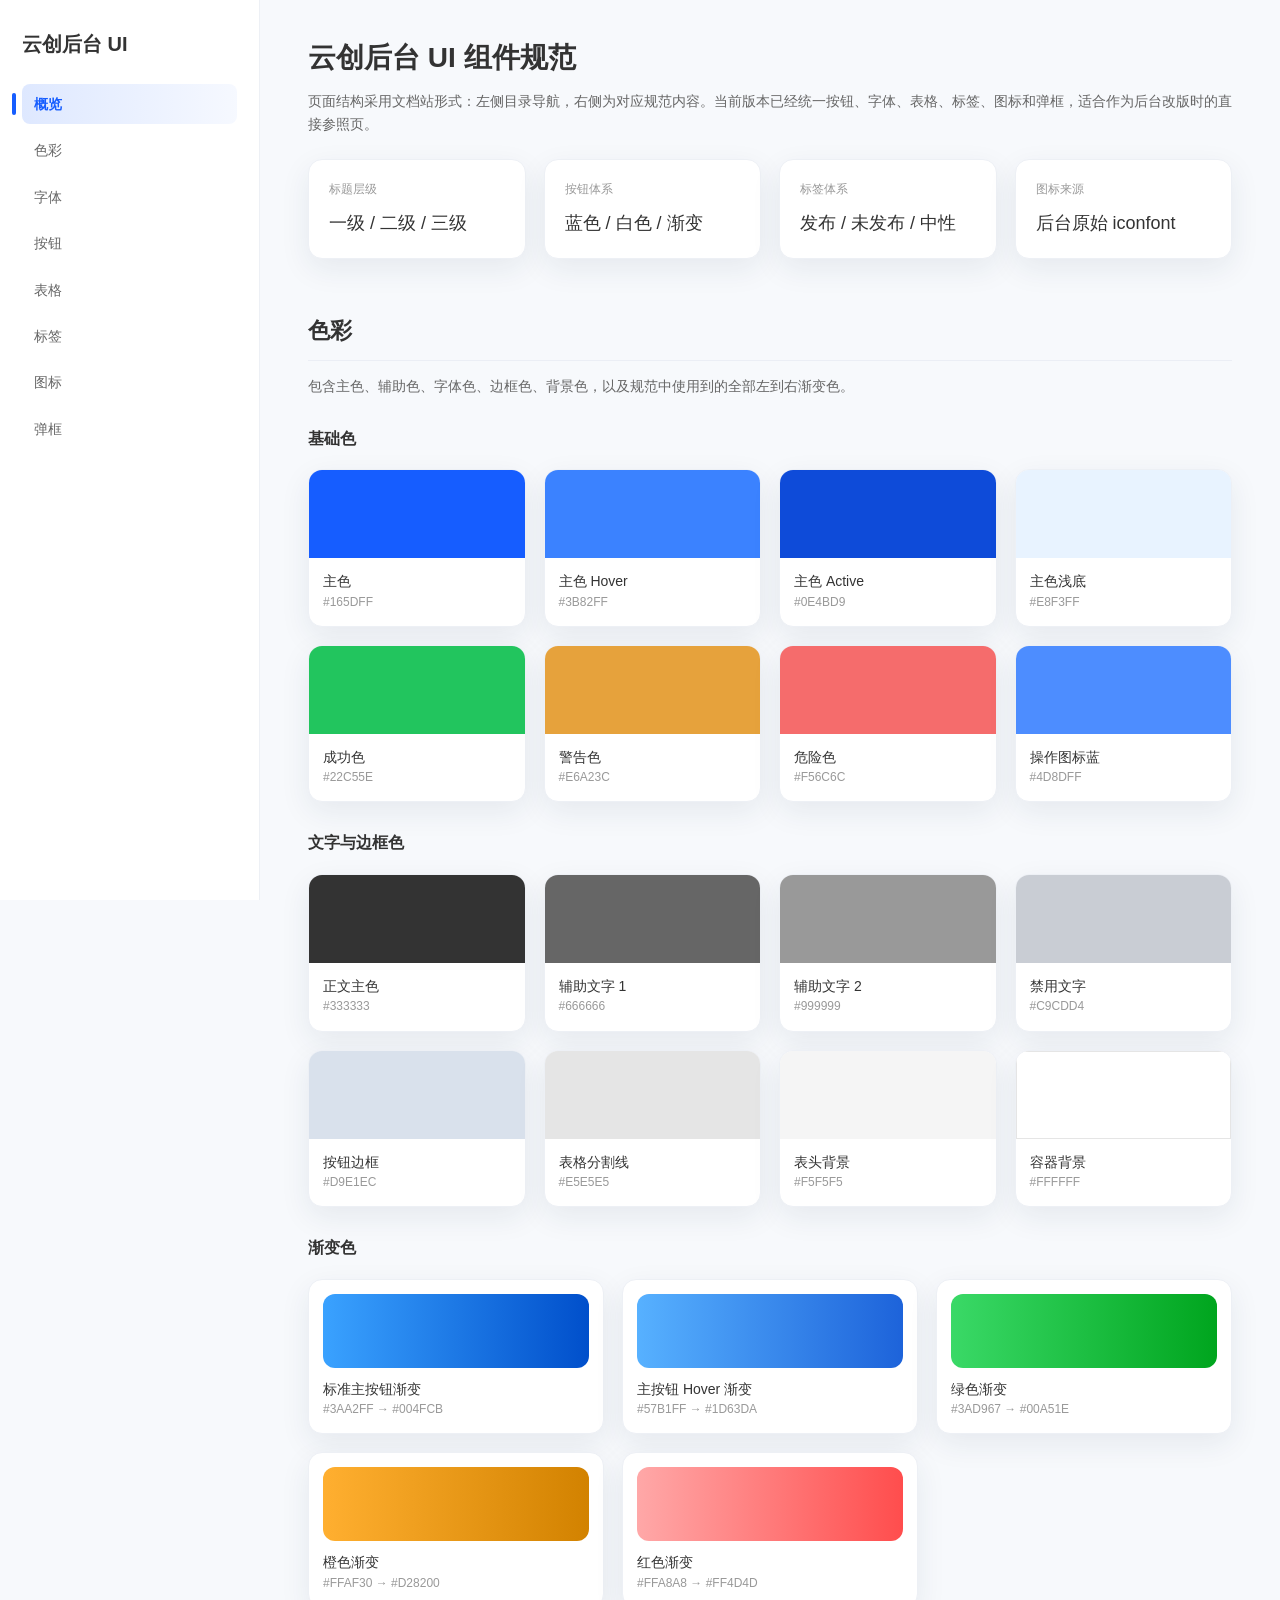
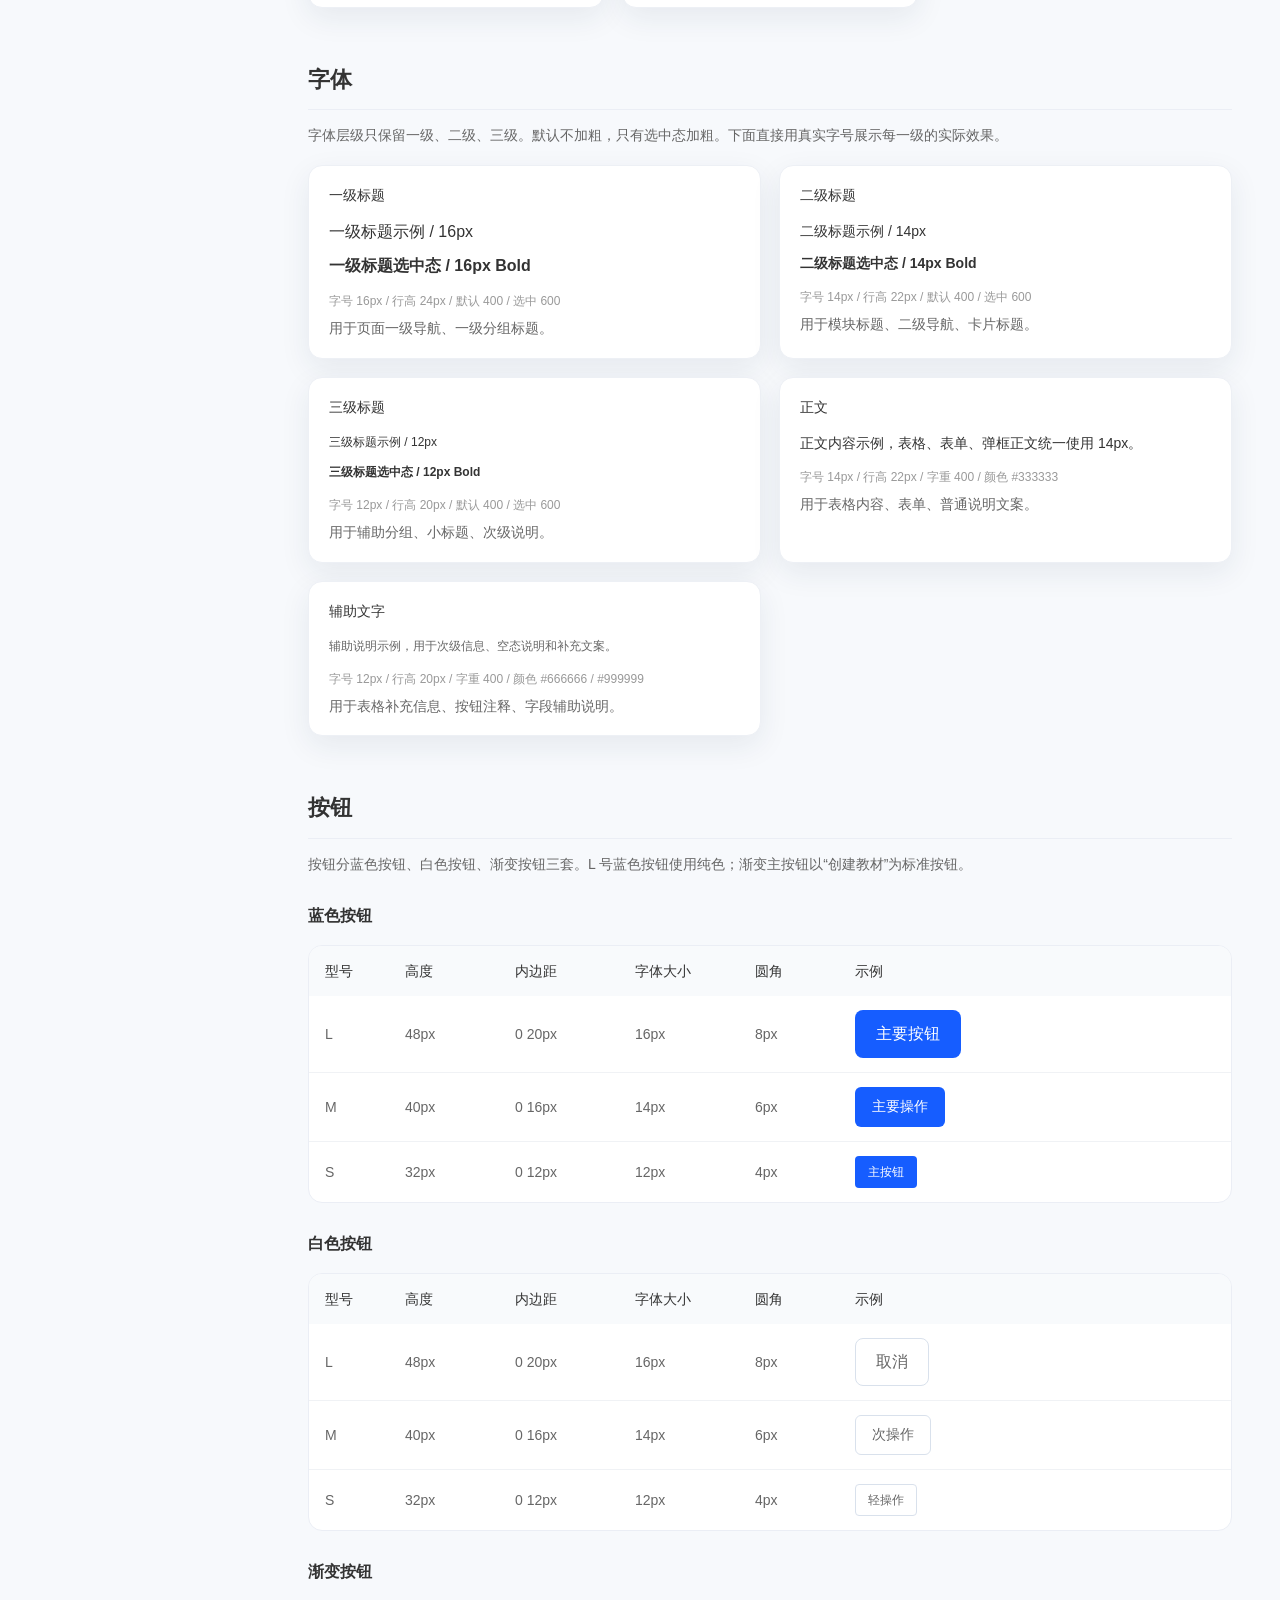
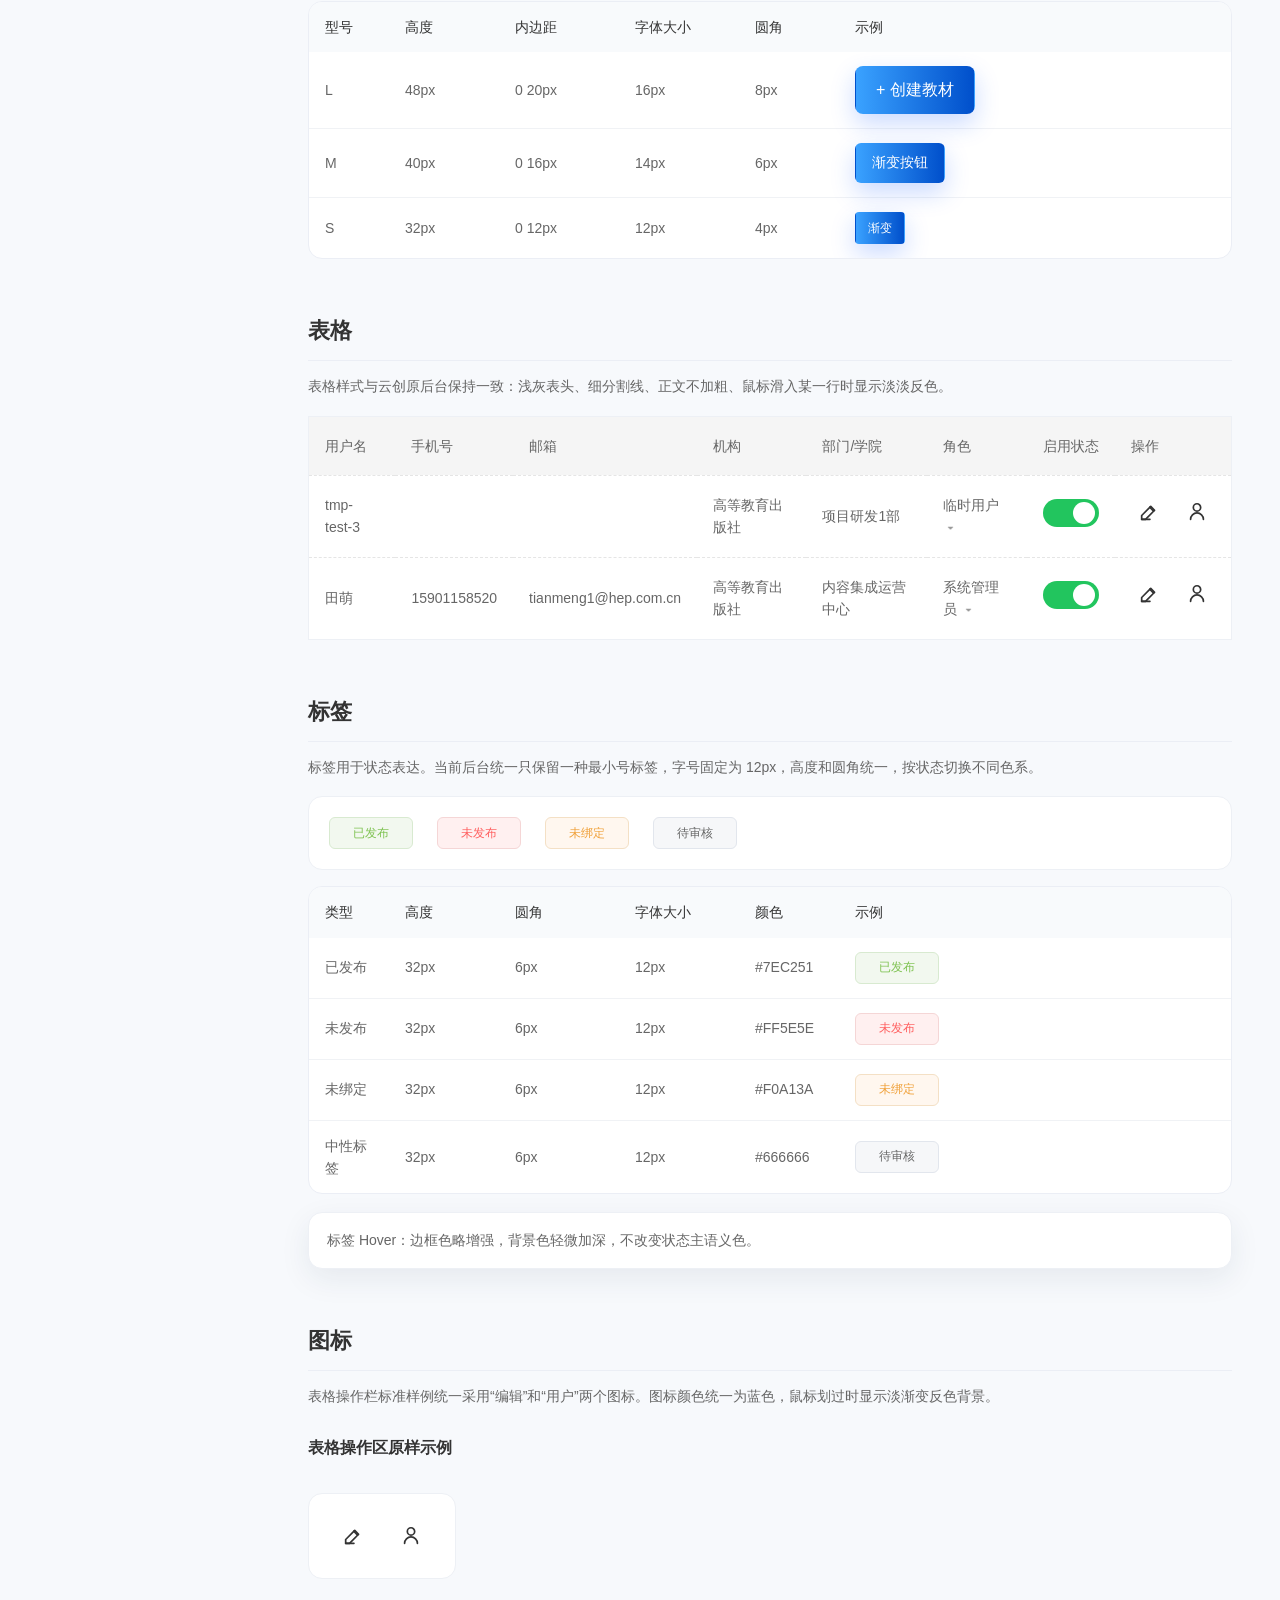
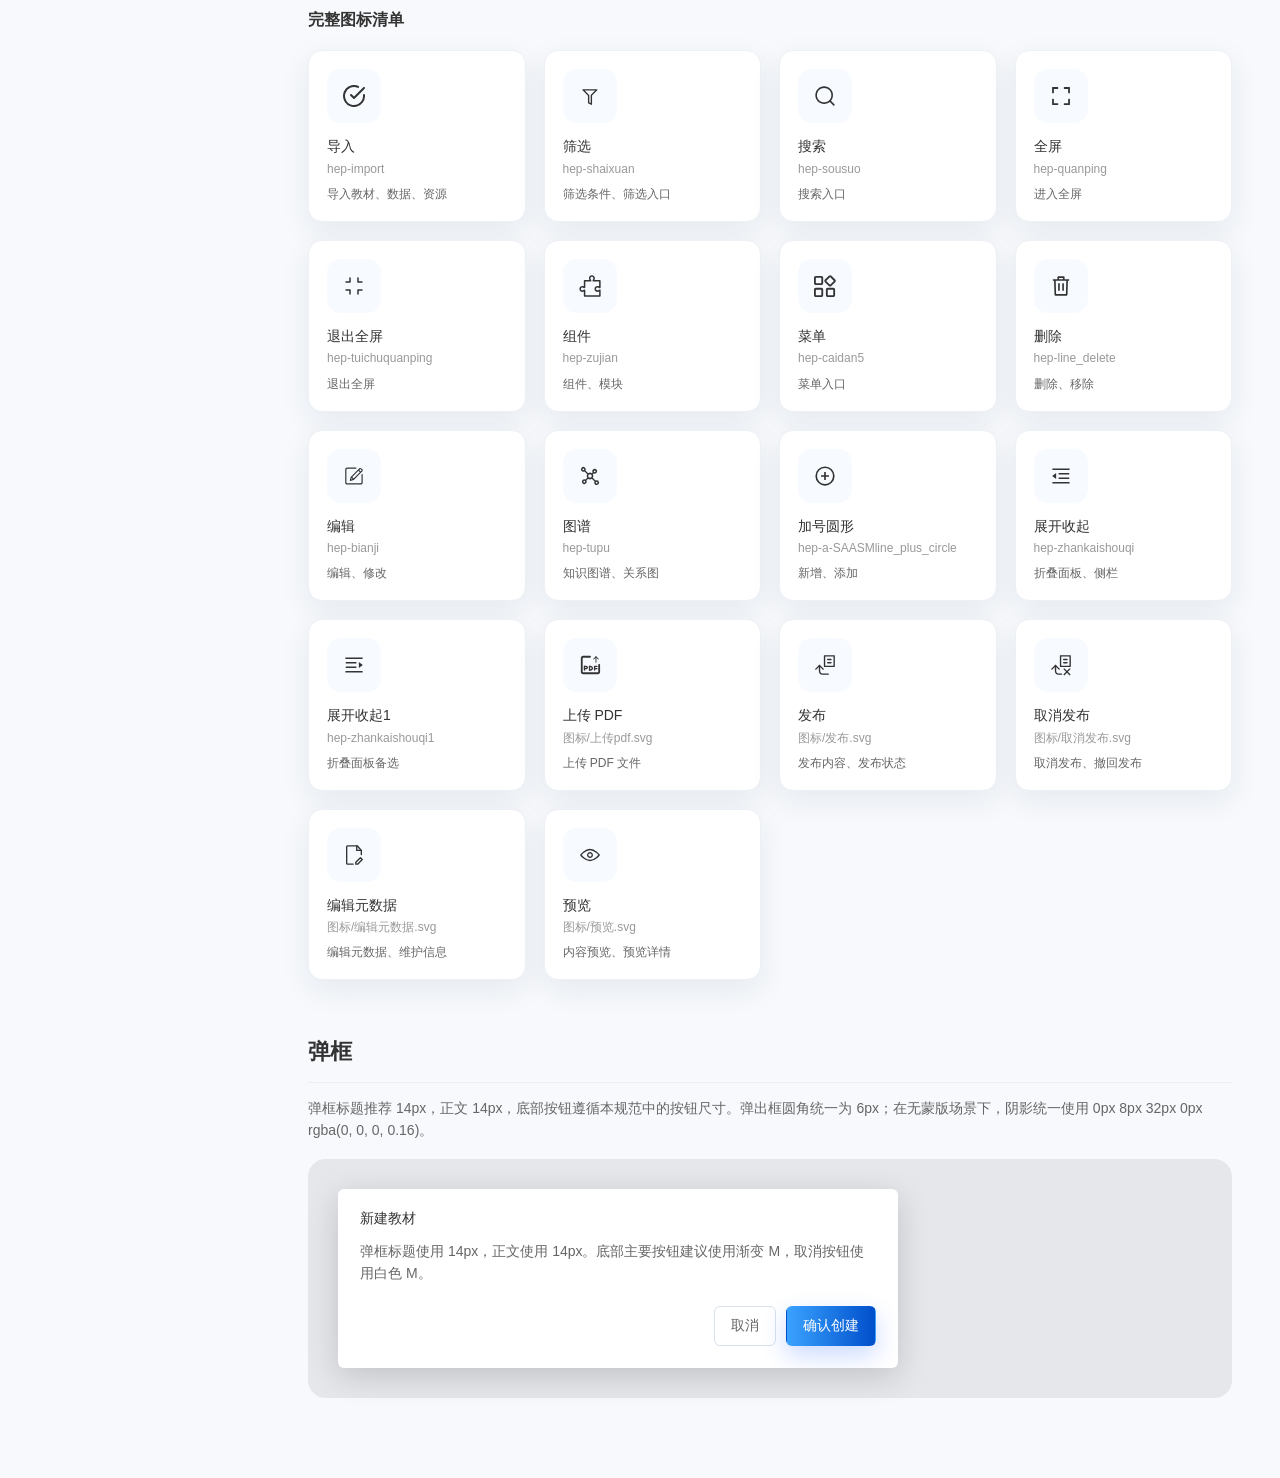
<file: index.html>
<!doctype html>
<html lang="zh-CN">
<head>
  <meta charset="utf-8">
  <meta http-equiv="refresh" content="0; url=./yunchuang-ui-spec-docs.html">
  <meta name="viewport" content="width=device-width, initial-scale=1">
  <title>云创后台 UI 规范</title>
</head>
<body>
  <p><a href="./yunchuang-ui-spec-docs.html">跳转到云创后台 UI 规范</a></p>
</body>
</html>
</file>
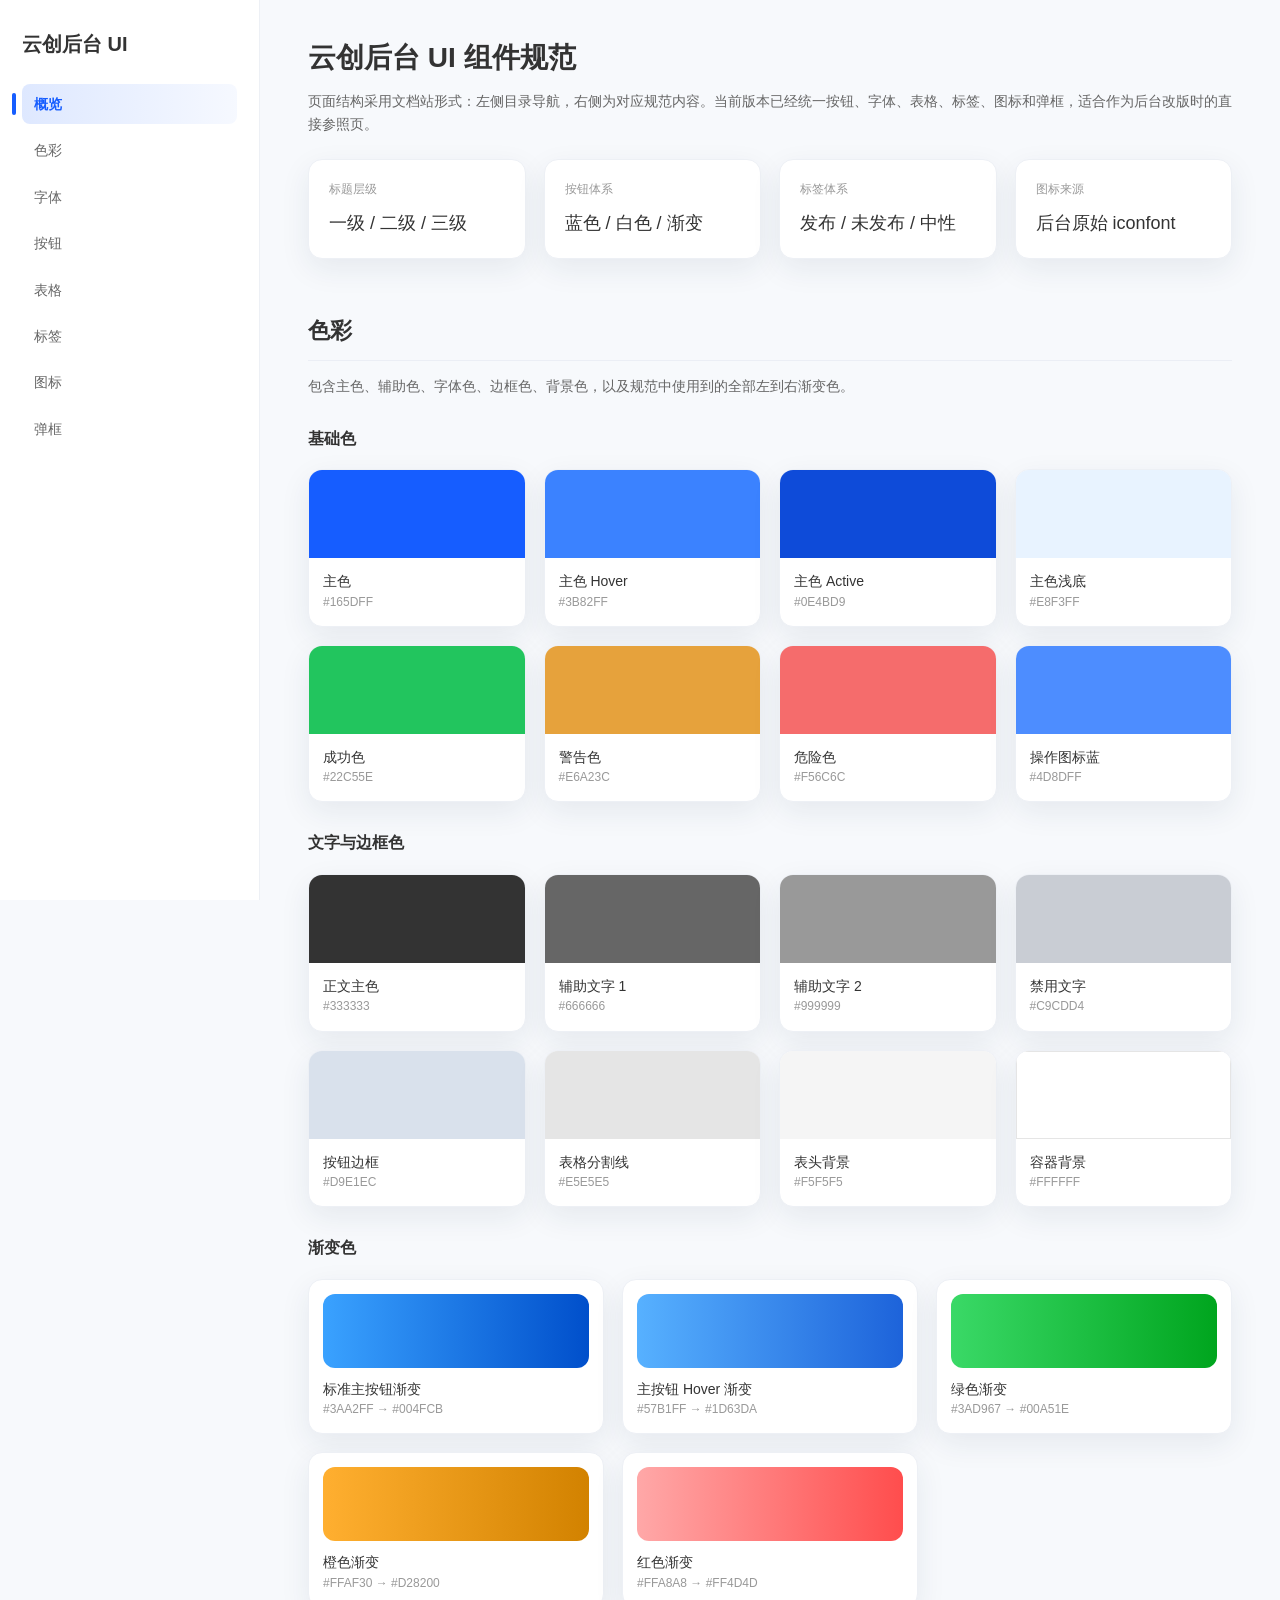
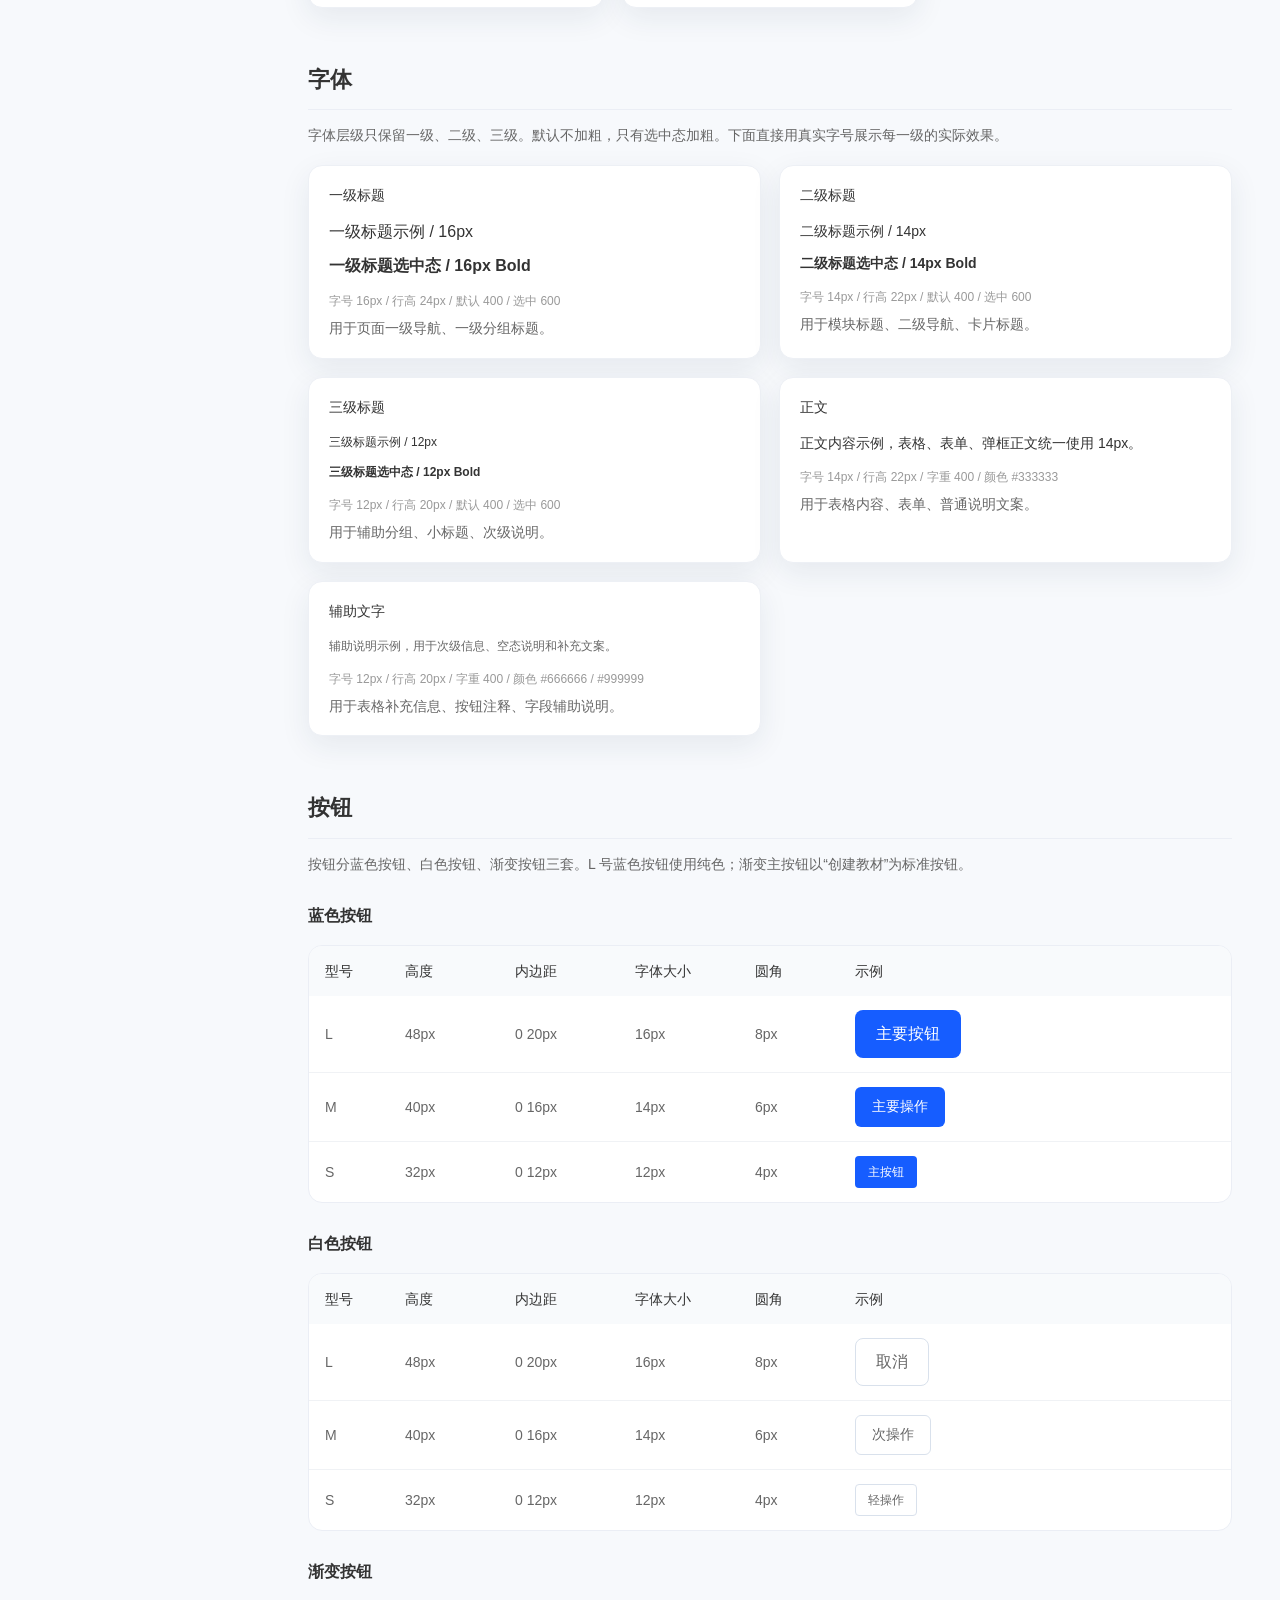
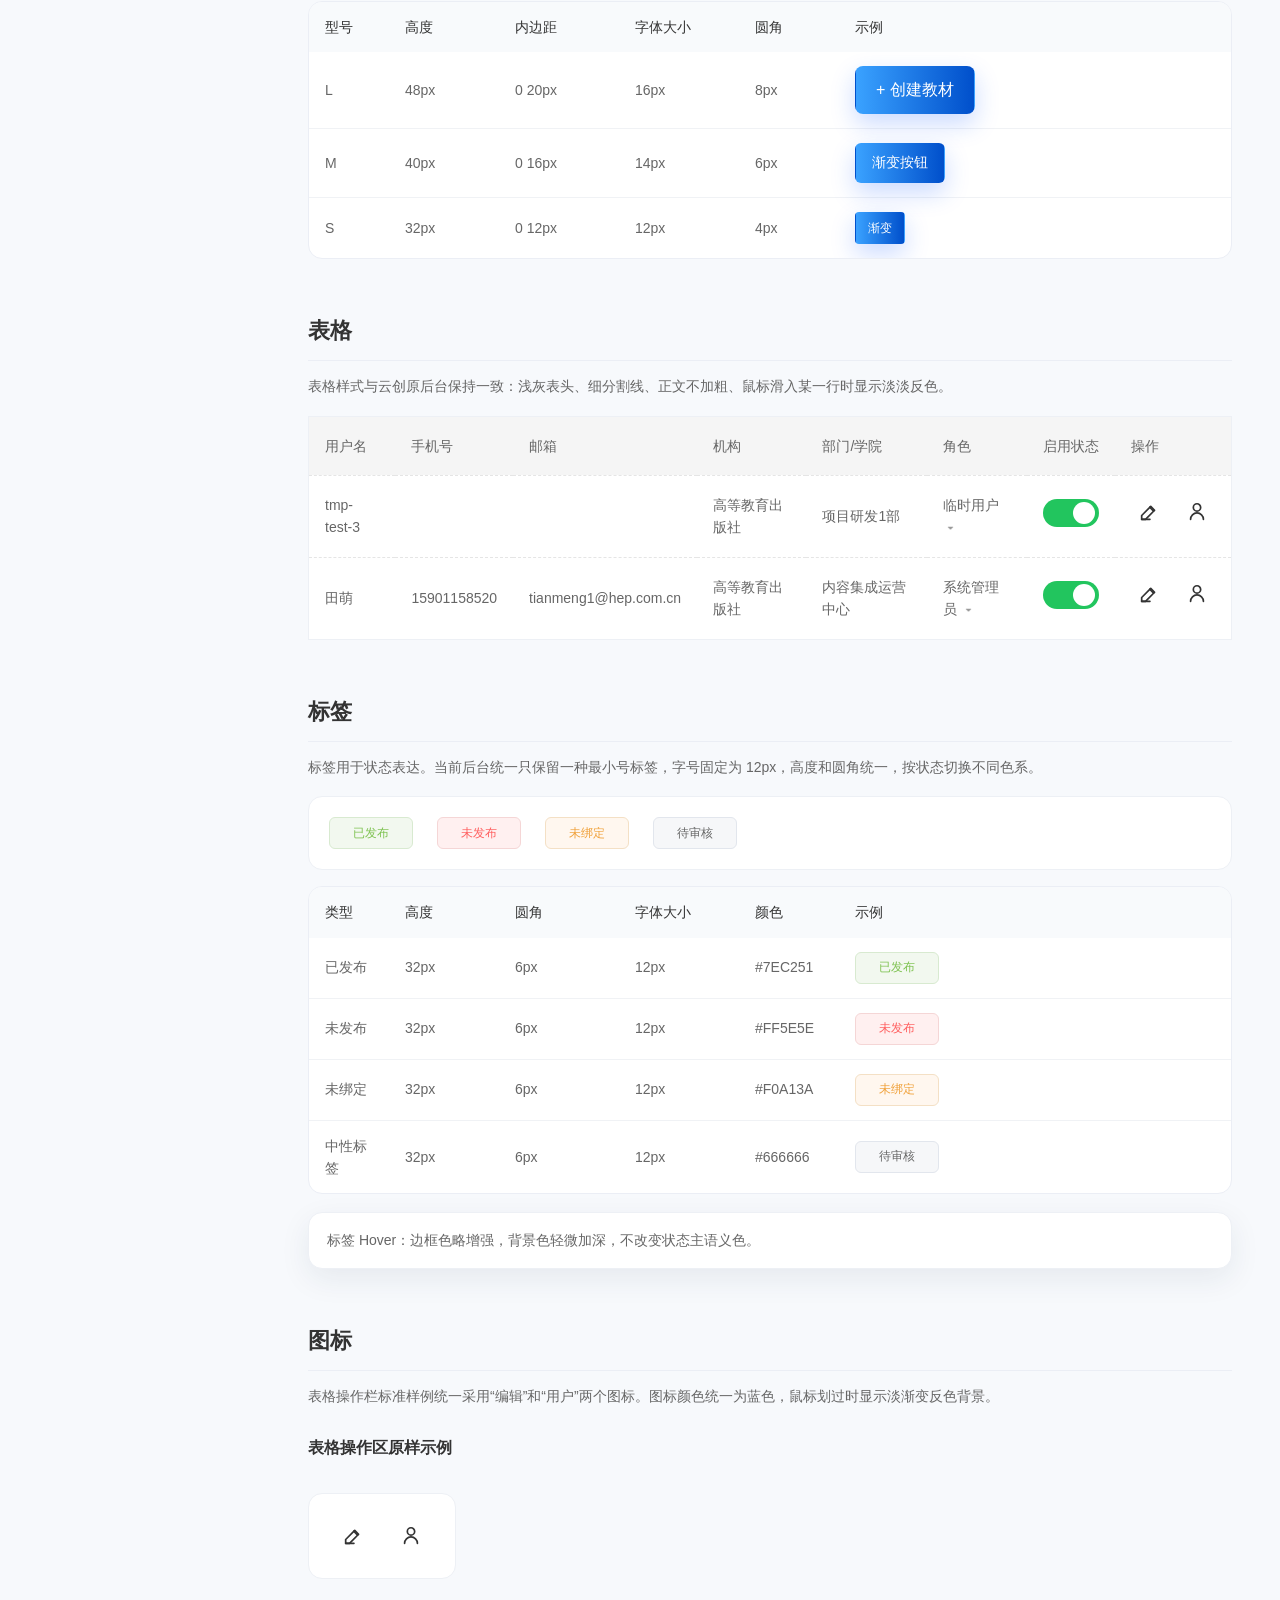
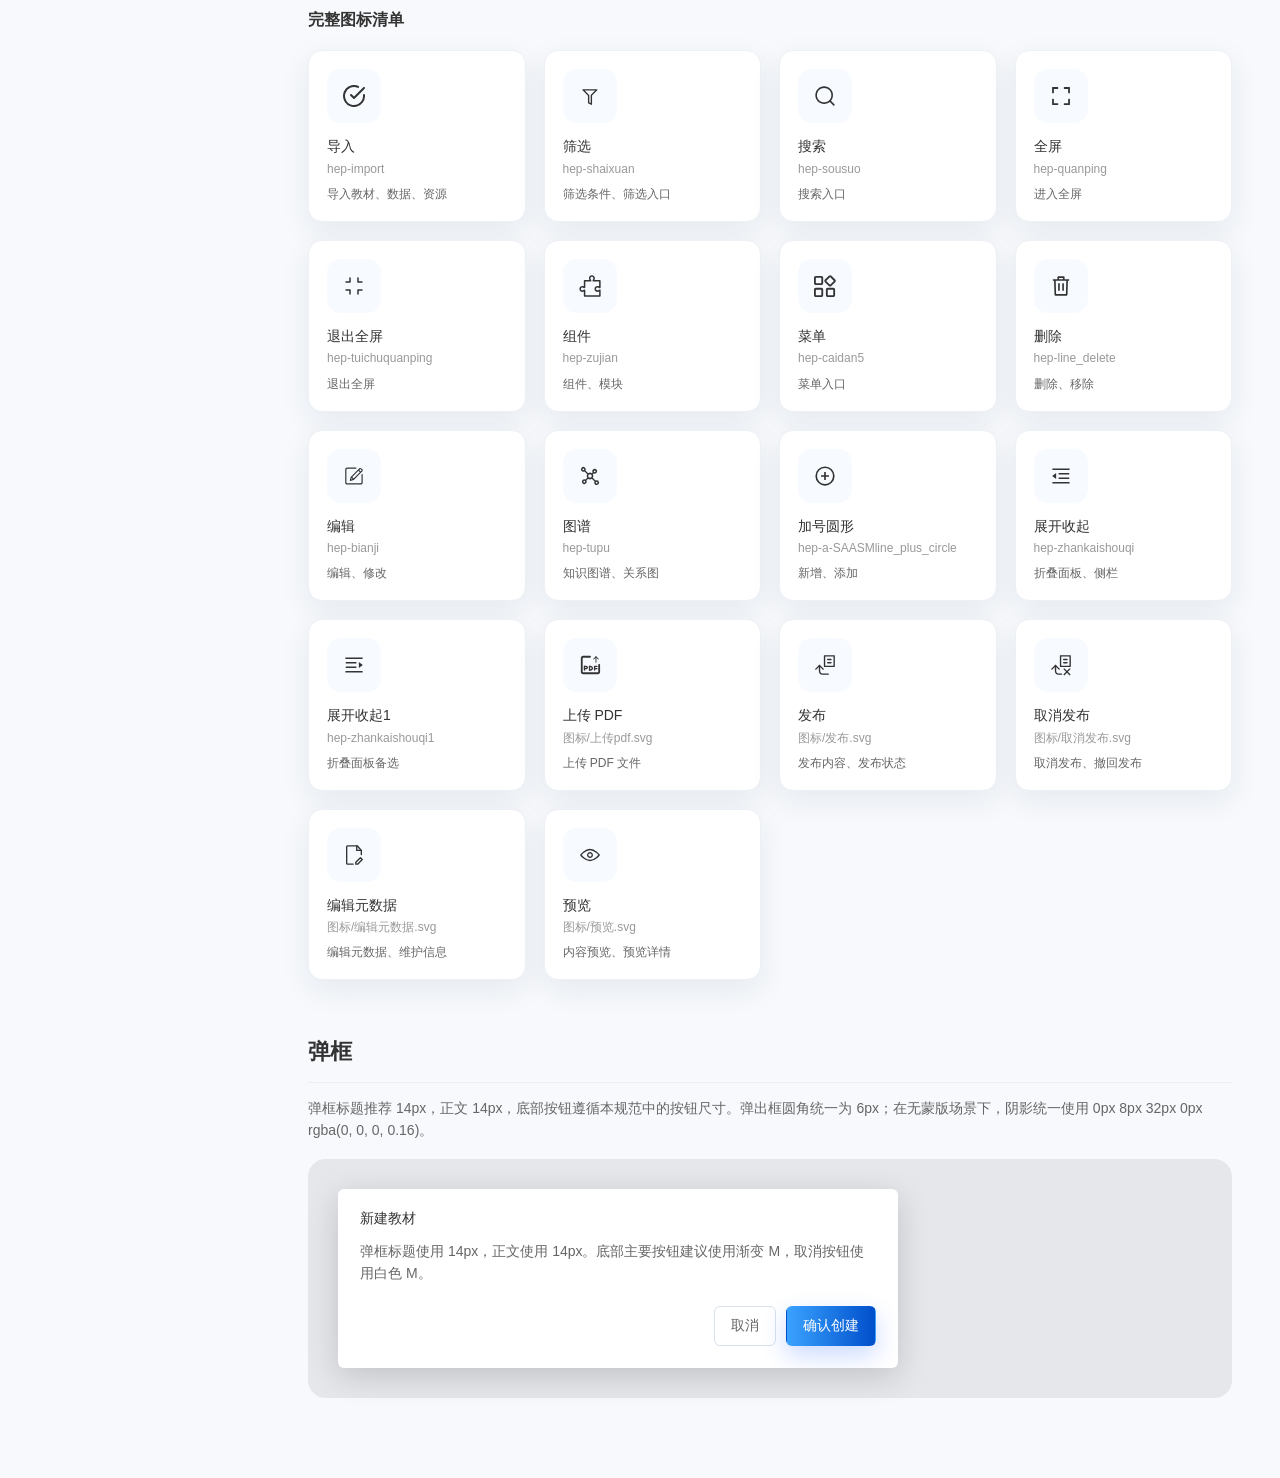
<file: yunchuang-ui-spec-docs.html>
<!DOCTYPE html>
<html lang="zh-CN">
<head>
  <meta charset="UTF-8">
  <meta name="viewport" content="width=device-width, initial-scale=1.0">
  <title>云创后台 UI 组件规范</title>
  <link rel="stylesheet" href="./yunchuang-ui-spec-docs.css">
</head>
<body>
  <div class="layout">
    <aside class="sidebar">
      <div class="brand">云创后台 UI</div>
      <nav class="nav" aria-label="章节目录">
        <a class="nav-link is-active" href="#overview">概览</a>
        <a class="nav-link" href="#color">色彩</a>
        <a class="nav-link" href="#type">字体</a>
        <a class="nav-link" href="#button">按钮</a>
        <a class="nav-link" href="#table">表格</a>
        <a class="nav-link" href="#tag">标签</a>
        <a class="nav-link" href="#icon">图标</a>
        <a class="nav-link" href="#dialog">弹框</a>
      </nav>
    </aside>

    <main class="content">
      <section id="overview" class="doc-section">
        <h1>云创后台 UI 组件规范</h1>
        <p class="lead">
          页面结构采用文档站形式：左侧目录导航，右侧为对应规范内容。当前版本已经统一按钮、字体、表格、标签、图标和弹框，适合作为后台改版时的直接参照页。
        </p>
        <div class="meta-grid">
          <div class="meta-card">
            <div class="meta-label">标题层级</div>
            <div class="meta-value">一级 / 二级 / 三级</div>
          </div>
          <div class="meta-card">
            <div class="meta-label">按钮体系</div>
            <div class="meta-value">蓝色 / 白色 / 渐变</div>
          </div>
          <div class="meta-card">
            <div class="meta-label">标签体系</div>
            <div class="meta-value">发布 / 未发布 / 中性</div>
          </div>
          <div class="meta-card">
            <div class="meta-label">图标来源</div>
            <div class="meta-value">后台原始 iconfont</div>
          </div>
        </div>
      </section>

      <section id="color" class="doc-section">
        <h2>色彩</h2>
        <p class="section-desc">包含主色、辅助色、字体色、边框色、背景色，以及规范中使用到的全部左到右渐变色。</p>

        <h3>基础色</h3>
        <div class="swatch-grid">
          <div class="swatch-card">
            <div class="swatch" style="background:#165DFF;"></div>
            <div class="swatch-name">主色</div>
            <div class="swatch-code">#165DFF</div>
          </div>
          <div class="swatch-card">
            <div class="swatch" style="background:#3B82FF;"></div>
            <div class="swatch-name">主色 Hover</div>
            <div class="swatch-code">#3B82FF</div>
          </div>
          <div class="swatch-card">
            <div class="swatch" style="background:#0E4BD9;"></div>
            <div class="swatch-name">主色 Active</div>
            <div class="swatch-code">#0E4BD9</div>
          </div>
          <div class="swatch-card">
            <div class="swatch" style="background:#E8F3FF;"></div>
            <div class="swatch-name">主色浅底</div>
            <div class="swatch-code">#E8F3FF</div>
          </div>
          <div class="swatch-card">
            <div class="swatch" style="background:#22C55E;"></div>
            <div class="swatch-name">成功色</div>
            <div class="swatch-code">#22C55E</div>
          </div>
          <div class="swatch-card">
            <div class="swatch" style="background:#E6A23C;"></div>
            <div class="swatch-name">警告色</div>
            <div class="swatch-code">#E6A23C</div>
          </div>
          <div class="swatch-card">
            <div class="swatch" style="background:#F56C6C;"></div>
            <div class="swatch-name">危险色</div>
            <div class="swatch-code">#F56C6C</div>
          </div>
          <div class="swatch-card">
            <div class="swatch" style="background:#4D8DFF;"></div>
            <div class="swatch-name">操作图标蓝</div>
            <div class="swatch-code">#4D8DFF</div>
          </div>
        </div>

        <h3>文字与边框色</h3>
        <div class="swatch-grid compact">
          <div class="swatch-card">
            <div class="swatch" style="background:#333333;"></div>
            <div class="swatch-name">正文主色</div>
            <div class="swatch-code">#333333</div>
          </div>
          <div class="swatch-card">
            <div class="swatch" style="background:#666666;"></div>
            <div class="swatch-name">辅助文字 1</div>
            <div class="swatch-code">#666666</div>
          </div>
          <div class="swatch-card">
            <div class="swatch" style="background:#999999;"></div>
            <div class="swatch-name">辅助文字 2</div>
            <div class="swatch-code">#999999</div>
          </div>
          <div class="swatch-card">
            <div class="swatch" style="background:#C9CDD4;"></div>
            <div class="swatch-name">禁用文字</div>
            <div class="swatch-code">#C9CDD4</div>
          </div>
          <div class="swatch-card">
            <div class="swatch" style="background:#D9E1EC;"></div>
            <div class="swatch-name">按钮边框</div>
            <div class="swatch-code">#D9E1EC</div>
          </div>
          <div class="swatch-card">
            <div class="swatch" style="background:#E5E5E5;"></div>
            <div class="swatch-name">表格分割线</div>
            <div class="swatch-code">#E5E5E5</div>
          </div>
          <div class="swatch-card">
            <div class="swatch" style="background:#F5F5F5;"></div>
            <div class="swatch-name">表头背景</div>
            <div class="swatch-code">#F5F5F5</div>
          </div>
          <div class="swatch-card">
            <div class="swatch" style="background:#FFFFFF; border:1px solid #E5E5E5;"></div>
            <div class="swatch-name">容器背景</div>
            <div class="swatch-code">#FFFFFF</div>
          </div>
        </div>

        <h3>渐变色</h3>
        <div class="gradient-grid">
          <div class="gradient-card">
            <div class="gradient-bar gradient-primary"></div>
            <div class="gradient-name">标准主按钮渐变</div>
            <div class="gradient-code">#3AA2FF → #004FCB</div>
          </div>
          <div class="gradient-card">
            <div class="gradient-bar gradient-primary-hover"></div>
            <div class="gradient-name">主按钮 Hover 渐变</div>
            <div class="gradient-code">#57B1FF → #1D63DA</div>
          </div>
          <div class="gradient-card">
            <div class="gradient-bar gradient-green"></div>
            <div class="gradient-name">绿色渐变</div>
            <div class="gradient-code">#3AD967 → #00A51E</div>
          </div>
          <div class="gradient-card">
            <div class="gradient-bar gradient-orange"></div>
            <div class="gradient-name">橙色渐变</div>
            <div class="gradient-code">#FFAF30 → #D28200</div>
          </div>
          <div class="gradient-card">
            <div class="gradient-bar gradient-red"></div>
            <div class="gradient-name">红色渐变</div>
            <div class="gradient-code">#FFA8A8 → #FF4D4D</div>
          </div>
        </div>
      </section>

      <section id="type" class="doc-section">
        <h2>字体</h2>
        <p class="section-desc">字体层级只保留一级、二级、三级。默认不加粗，只有选中态加粗。下面直接用真实字号展示每一级的实际效果。</p>

        <div class="font-grid">
          <div class="font-card">
            <div class="font-card-head">一级标题</div>
            <div class="font-sample level-1">一级标题示例 / 16px</div>
            <div class="font-sample level-1 is-active">一级标题选中态 / 16px Bold</div>
            <div class="font-meta">字号 16px / 行高 24px / 默认 400 / 选中 600</div>
            <div class="font-desc">用于页面一级导航、一级分组标题。</div>
          </div>
          <div class="font-card">
            <div class="font-card-head">二级标题</div>
            <div class="font-sample level-2">二级标题示例 / 14px</div>
            <div class="font-sample level-2 is-active">二级标题选中态 / 14px Bold</div>
            <div class="font-meta">字号 14px / 行高 22px / 默认 400 / 选中 600</div>
            <div class="font-desc">用于模块标题、二级导航、卡片标题。</div>
          </div>
          <div class="font-card">
            <div class="font-card-head">三级标题</div>
            <div class="font-sample level-3">三级标题示例 / 12px</div>
            <div class="font-sample level-3 is-active">三级标题选中态 / 12px Bold</div>
            <div class="font-meta">字号 12px / 行高 20px / 默认 400 / 选中 600</div>
            <div class="font-desc">用于辅助分组、小标题、次级说明。</div>
          </div>
          <div class="font-card">
            <div class="font-card-head">正文</div>
            <div class="font-sample body-text">正文内容示例，表格、表单、弹框正文统一使用 14px。</div>
            <div class="font-meta">字号 14px / 行高 22px / 字重 400 / 颜色 #333333</div>
            <div class="font-desc">用于表格内容、表单、普通说明文案。</div>
          </div>
          <div class="font-card">
            <div class="font-card-head">辅助文字</div>
            <div class="font-sample helper-text">辅助说明示例，用于次级信息、空态说明和补充文案。</div>
            <div class="font-meta">字号 12px / 行高 20px / 字重 400 / 颜色 #666666 / #999999</div>
            <div class="font-desc">用于表格补充信息、按钮注释、字段辅助说明。</div>
          </div>
        </div>
      </section>

      <section id="button" class="doc-section">
        <h2>按钮</h2>
        <p class="section-desc">按钮分蓝色按钮、白色按钮、渐变按钮三套。L 号蓝色按钮使用纯色；渐变主按钮以“创建教材”为标准按钮。</p>

        <h3>蓝色按钮</h3>
        <div class="spec-table">
          <div class="spec-row header">
            <div>型号</div>
            <div>高度</div>
            <div>内边距</div>
            <div>字体大小</div>
            <div>圆角</div>
            <div>示例</div>
          </div>
          <div class="spec-row">
            <div>L</div>
            <div>48px</div>
            <div>0 20px</div>
            <div>16px</div>
            <div>8px</div>
            <div><button class="btn btn-blue btn-l">主要按钮</button></div>
          </div>
          <div class="spec-row">
            <div>M</div>
            <div>40px</div>
            <div>0 16px</div>
            <div>14px</div>
            <div>6px</div>
            <div><button class="btn btn-blue btn-m">主要操作</button></div>
          </div>
          <div class="spec-row">
            <div>S</div>
            <div>32px</div>
            <div>0 12px</div>
            <div>12px</div>
            <div>4px</div>
            <div><button class="btn btn-blue btn-s">主按钮</button></div>
          </div>
        </div>

        <h3>白色按钮</h3>
        <div class="spec-table">
          <div class="spec-row header">
            <div>型号</div>
            <div>高度</div>
            <div>内边距</div>
            <div>字体大小</div>
            <div>圆角</div>
            <div>示例</div>
          </div>
          <div class="spec-row">
            <div>L</div>
            <div>48px</div>
            <div>0 20px</div>
            <div>16px</div>
            <div>8px</div>
            <div><button class="btn btn-white btn-l">取消</button></div>
          </div>
          <div class="spec-row">
            <div>M</div>
            <div>40px</div>
            <div>0 16px</div>
            <div>14px</div>
            <div>6px</div>
            <div><button class="btn btn-white btn-m">次操作</button></div>
          </div>
          <div class="spec-row">
            <div>S</div>
            <div>32px</div>
            <div>0 12px</div>
            <div>12px</div>
            <div>4px</div>
            <div><button class="btn btn-white btn-s">轻操作</button></div>
          </div>
        </div>

        <h3>渐变按钮</h3>
        <div class="spec-table">
          <div class="spec-row header">
            <div>型号</div>
            <div>高度</div>
            <div>内边距</div>
            <div>字体大小</div>
            <div>圆角</div>
            <div>示例</div>
          </div>
          <div class="spec-row">
            <div>L</div>
            <div>48px</div>
            <div>0 20px</div>
            <div>16px</div>
            <div>8px</div>
            <div><button class="btn btn-gradient btn-l">+ 创建教材</button></div>
          </div>
          <div class="spec-row">
            <div>M</div>
            <div>40px</div>
            <div>0 16px</div>
            <div>14px</div>
            <div>6px</div>
            <div><button class="btn btn-gradient btn-m">渐变按钮</button></div>
          </div>
          <div class="spec-row">
            <div>S</div>
            <div>32px</div>
            <div>0 12px</div>
            <div>12px</div>
            <div>4px</div>
            <div><button class="btn btn-gradient btn-s">渐变</button></div>
          </div>
        </div>
      </section>

      <section id="table" class="doc-section">
        <h2>表格</h2>
        <p class="section-desc">表格样式与云创原后台保持一致：浅灰表头、细分割线、正文不加粗、鼠标滑入某一行时显示淡淡反色。</p>
        <div class="table-demo">
          <table class="demo-table">
            <thead>
              <tr>
                <th>用户名</th>
                <th>手机号</th>
                <th>邮箱</th>
                <th>机构</th>
                <th>部门/学院</th>
                <th>角色</th>
                <th>启用状态</th>
                <th>操作</th>
              </tr>
            </thead>
            <tbody>
              <tr>
                <td>tmp-test-3</td>
                <td></td>
                <td></td>
                <td>高等教育出版社</td>
                <td>项目研发1部</td>
                <td>临时用户 <span class="table-caret">▾</span></td>
                <td><button class="switch on" type="button" aria-pressed="true" aria-label="切换启用状态"></button></td>
                <td class="action-cell">
                  <button class="table-action-btn" type="button" title="编辑">
                    <svg class="action-icon" viewBox="0 0 24 24" fill="none" aria-hidden="true">
                      <path d="M4 20h4.2l9.9-9.9-4.2-4.2L4 15.8V20Z" stroke="currentColor" stroke-width="1.7" stroke-linejoin="round"></path>
                      <path d="M12.8 6.8l4.2 4.2" stroke="currentColor" stroke-width="1.7" stroke-linecap="round"></path>
                      <path d="M4 20h9" stroke="currentColor" stroke-width="1.7" stroke-linecap="round"></path>
                    </svg>
                  </button>
                  <button class="table-action-btn" type="button" title="用户">
                    <svg class="action-icon" viewBox="0 0 24 24" fill="none" aria-hidden="true">
                      <path d="M12 11a4 4 0 1 0 0-8 4 4 0 0 0 0 8Z" stroke="currentColor" stroke-width="1.7"></path>
                      <path d="M5 20a7 7 0 0 1 14 0" stroke="currentColor" stroke-width="1.7" stroke-linecap="round"></path>
                    </svg>
                  </button>
                </td>
              </tr>
              <tr>
                <td>田萌</td>
                <td>15901158520</td>
                <td>tianmeng1@hep.com.cn</td>
                <td>高等教育出版社</td>
                <td>内容集成运营中心</td>
                <td>系统管理员 <span class="table-caret">▾</span></td>
                <td><button class="switch on" type="button" aria-pressed="true" aria-label="切换启用状态"></button></td>
                <td class="action-cell">
                  <button class="table-action-btn" type="button" title="编辑">
                    <svg class="action-icon" viewBox="0 0 24 24" fill="none" aria-hidden="true">
                      <path d="M4 20h4.2l9.9-9.9-4.2-4.2L4 15.8V20Z" stroke="currentColor" stroke-width="1.7" stroke-linejoin="round"></path>
                      <path d="M12.8 6.8l4.2 4.2" stroke="currentColor" stroke-width="1.7" stroke-linecap="round"></path>
                      <path d="M4 20h9" stroke="currentColor" stroke-width="1.7" stroke-linecap="round"></path>
                    </svg>
                  </button>
                  <button class="table-action-btn" type="button" title="用户">
                    <svg class="action-icon" viewBox="0 0 24 24" fill="none" aria-hidden="true">
                      <path d="M12 11a4 4 0 1 0 0-8 4 4 0 0 0 0 8Z" stroke="currentColor" stroke-width="1.7"></path>
                      <path d="M5 20a7 7 0 0 1 14 0" stroke="currentColor" stroke-width="1.7" stroke-linecap="round"></path>
                    </svg>
                  </button>
                </td>
              </tr>
            </tbody>
          </table>
        </div>
      </section>

      <section id="tag" class="doc-section">
        <h2>标签</h2>
        <p class="section-desc">标签用于状态表达。当前后台统一只保留一种最小号标签，字号固定为 12px，高度和圆角统一，按状态切换不同色系。</p>

        <div class="tag-showcase">
          <span class="status-tag status-tag--published">已发布</span>
          <span class="status-tag status-tag--unpublished">未发布</span>
          <span class="status-tag status-tag--unbound">未绑定</span>
          <span class="status-tag status-tag--neutral">待审核</span>
        </div>

        <div class="spec-table">
          <div class="spec-row header">
            <div>类型</div>
            <div>高度</div>
            <div>圆角</div>
            <div>字体大小</div>
            <div>颜色</div>
            <div>示例</div>
          </div>
          <div class="spec-row">
            <div>已发布</div>
            <div>32px</div>
            <div>6px</div>
            <div>12px</div>
            <div>#7EC251</div>
            <div><span class="status-tag status-tag--published">已发布</span></div>
          </div>
          <div class="spec-row">
            <div>未发布</div>
            <div>32px</div>
            <div>6px</div>
            <div>12px</div>
            <div>#FF5E5E</div>
            <div><span class="status-tag status-tag--unpublished">未发布</span></div>
          </div>
          <div class="spec-row">
            <div>未绑定</div>
            <div>32px</div>
            <div>6px</div>
            <div>12px</div>
            <div>#F0A13A</div>
            <div><span class="status-tag status-tag--unbound">未绑定</span></div>
          </div>
          <div class="spec-row">
            <div>中性标签</div>
            <div>32px</div>
            <div>6px</div>
            <div>12px</div>
            <div>#666666</div>
            <div><span class="status-tag status-tag--neutral">待审核</span></div>
          </div>
        </div>

        <div class="note-card">
          标签 Hover：边框色略增强，背景色轻微加深，不改变状态主语义色。
        </div>
      </section>

      <section id="icon" class="doc-section">
        <h2>图标</h2>
        <p class="section-desc">表格操作栏标准样例统一采用“编辑”和“用户”两个图标。图标颜色统一为蓝色，鼠标划过时显示淡渐变反色背景。</p>

        <h3>表格操作区原样示例</h3>
        <div class="icon-action-strip">
          <button class="table-action-btn" type="button" title="编辑">
            <svg class="action-icon" viewBox="0 0 24 24" fill="none" aria-hidden="true">
              <path d="M4 20h4.2l9.9-9.9-4.2-4.2L4 15.8V20Z" stroke="currentColor" stroke-width="1.7" stroke-linejoin="round"></path>
              <path d="M12.8 6.8l4.2 4.2" stroke="currentColor" stroke-width="1.7" stroke-linecap="round"></path>
              <path d="M4 20h9" stroke="currentColor" stroke-width="1.7" stroke-linecap="round"></path>
            </svg>
          </button>
          <button class="table-action-btn" type="button" title="用户">
            <svg class="action-icon" viewBox="0 0 24 24" fill="none" aria-hidden="true">
              <path d="M12 11a4 4 0 1 0 0-8 4 4 0 0 0 0 8Z" stroke="currentColor" stroke-width="1.7"></path>
              <path d="M5 20a7 7 0 0 1 14 0" stroke="currentColor" stroke-width="1.7" stroke-linecap="round"></path>
            </svg>
          </button>
        </div>

        <h3>完整图标清单</h3>
        <div id="icon-full-grid" class="icon-origin-grid full"></div>
      </section>

      <section id="dialog" class="doc-section">
        <h2>弹框</h2>
        <p class="section-desc">弹框标题推荐 14px，正文 14px，底部按钮遵循本规范中的按钮尺寸。弹出框圆角统一为 6px；在无蒙版场景下，阴影统一使用 0px 8px 32px 0px rgba(0, 0, 0, 0.16)。</p>
        <div class="dialog-demo">
          <div class="dialog-box">
            <div class="dialog-head">新建教材</div>
            <div class="dialog-body">弹框标题使用 14px，正文使用 14px。底部主要按钮建议使用渐变 M，取消按钮使用白色 M。</div>
            <div class="dialog-foot">
              <button class="btn btn-white btn-m">取消</button>
              <button class="btn btn-gradient btn-m">确认创建</button>
            </div>
          </div>
        </div>
      </section>
    </main>
  </div>

  <script src="./site.iconfont.js"></script>
  <script>
    (function () {
      const links = Array.from(document.querySelectorAll(".nav-link"));
      const sections = links
        .map((link) => document.querySelector(link.getAttribute("href")))
        .filter(Boolean);

      const fullIcons = [
        { id: "hep-import", name: "导入", desc: "导入教材、数据、资源" },
        { id: "hep-shaixuan", name: "筛选", desc: "筛选条件、筛选入口" },
        { id: "hep-sousuo", name: "搜索", desc: "搜索入口" },
        { id: "hep-quanping", name: "全屏", desc: "进入全屏" },
        { id: "hep-tuichuquanping", name: "退出全屏", desc: "退出全屏" },
        { id: "hep-zujian", name: "组件", desc: "组件、模块" },
        { id: "hep-caidan5", name: "菜单", desc: "菜单入口" },
        { id: "hep-line_delete", name: "删除", desc: "删除、移除" },
        { id: "hep-bianji", name: "编辑", desc: "编辑、修改" },
        { id: "hep-tupu", name: "图谱", desc: "知识图谱、关系图" },
        { id: "hep-a-SAASMline_plus_circle", name: "加号圆形", desc: "新增、添加" },
        { id: "hep-zhankaishouqi", name: "展开收起", desc: "折叠面板、侧栏" },
        { id: "hep-zhankaishouqi1", name: "展开收起1", desc: "折叠面板备选" },
        { src: "图标/上传pdf.svg", name: "上传 PDF", desc: "上传 PDF 文件" },
        { src: "图标/发布.svg", name: "发布", desc: "发布内容、发布状态" },
        { src: "图标/取消发布.svg", name: "取消发布", desc: "取消发布、撤回发布" },
        { src: "图标/编辑元数据.svg", name: "编辑元数据", desc: "编辑元数据、维护信息" },
        { src: "图标/预览.svg", name: "预览", desc: "内容预览、预览详情" }
      ];

      function iconMarkup(item) {
        if (item.src) {
          return '<img class="icon-origin-image" src="' + item.src + '" alt="' + item.name + '">';
        }
        return '<svg class="svgfont yc-icon" style="color:#333333"><use href="#' + item.id + '"></use></svg>';
      }

      function renderIcons(targetId, items) {
        const target = document.getElementById(targetId);
        if (!target) return;

        target.innerHTML = items.map((item) => (
          '<div class="icon-origin-card">' +
            '<div class="icon-origin-preview">' + iconMarkup(item) + '</div>' +
            '<div class="icon-origin-name">' + item.name + '</div>' +
            '<div class="icon-origin-id">' + (item.id || item.src) + '</div>' +
            '<div class="icon-origin-desc">' + item.desc + '</div>' +
          '</div>'
        )).join("");
      }

      function setActive(id) {
        links.forEach((link) => {
          const isCurrent = link.getAttribute("href") === "#" + id;
          link.classList.toggle("is-active", isCurrent);
          link.setAttribute("aria-current", isCurrent ? "true" : "false");
        });
      }

      links.forEach((link) => {
        link.addEventListener("click", function () {
          const id = this.getAttribute("href").slice(1);
          setActive(id);
        });
      });

      const observer = new IntersectionObserver(
        (entries) => {
          const visible = entries
            .filter((entry) => entry.isIntersecting)
            .sort((a, b) => b.intersectionRatio - a.intersectionRatio)[0];

          if (visible) {
            setActive(visible.target.id);
          }
        },
        {
          rootMargin: "-20% 0px -60% 0px",
          threshold: [0.2, 0.35, 0.6]
        }
      );

      document.querySelectorAll(".switch").forEach((switchBtn) => {
        switchBtn.addEventListener("click", function () {
          const isOn = this.classList.toggle("on");
          this.setAttribute("aria-pressed", isOn ? "true" : "false");
        });
      });

      sections.forEach((section) => observer.observe(section));
      renderIcons("icon-full-grid", fullIcons);
    })();
  </script>
</body>
</html>
</file>
<file: yunchuang-ui-spec-docs.css>
:root {
  --bg-page: #f7f9fc;
  --bg-surface: #ffffff;
  --bg-soft: #f5f5f5;
  --line: #e5e5e5;
  --line-soft: #edf0f5;
  --text-1: #333333;
  --text-2: #666666;
  --text-3: #999999;
  --primary: #165dff;
  --primary-hover: #3b82ff;
  --primary-active: #0e4bd9;
  --primary-soft: #e8f3ff;
  --icon-blue: #4d8dff;
  --icon-blue-hover: #2f6fff;
  --success: #22c55e;
  --success-tag-bg: #f2f8ef;
  --success-tag-border: #d8ead0;
  --success-tag-text: #7ec251;
  --danger: #f56c6c;
  --danger-tag-bg: #fff0f0;
  --danger-tag-border: #f5d6d6;
  --danger-tag-text: #ff5e5e;
  --warning-tag-bg: #fff7ef;
  --warning-tag-border: #f4e0c5;
  --warning-tag-text: #f0a13a;
  --neutral-tag-bg: #f6f7f9;
  --neutral-tag-border: #e2e6ed;
  --neutral-tag-text: #666666;
  --radius-s: 4px;
  --radius-m: 6px;
  --radius-l: 8px;
  --shadow-soft: 0 10px 30px rgba(31, 50, 81, 0.08);
  --gradient-primary: linear-gradient(90deg, #3aa2ff 0%, #004fcb 100%);
  --gradient-primary-hover: linear-gradient(90deg, #57b1ff 0%, #1d63da 100%);
  --gradient-green: linear-gradient(90deg, #3ad967 0%, #00a51e 100%);
  --gradient-orange: linear-gradient(90deg, #ffaf30 0%, #d28200 100%);
  --gradient-red: linear-gradient(90deg, #ffa8a8 0%, #ff4d4d 100%);
}

* {
  box-sizing: border-box;
}

html {
  scroll-behavior: smooth;
}

body {
  margin: 0;
  background: var(--bg-page);
  color: var(--text-2);
  font-family: "PingFang SC", "Microsoft YaHei", sans-serif;
  font-size: 14px;
  line-height: 1.6;
}

.layout {
  display: grid;
  grid-template-columns: 260px minmax(0, 1fr);
  min-height: 100vh;
}

.sidebar {
  position: sticky;
  top: 0;
  height: 100vh;
  padding: 28px 22px;
  background: #fff;
  border-right: 1px solid var(--line-soft);
}

.brand {
  margin-bottom: 24px;
  color: var(--text-1);
  font-size: 20px;
  font-weight: 600;
}

.nav {
  display: grid;
  gap: 6px;
}

.nav a {
  position: relative;
  padding: 9px 12px;
  border-radius: 8px;
  color: var(--text-2);
  text-decoration: none;
  transition: background 0.2s ease, color 0.2s ease;
}

.nav a:hover {
  background: var(--primary-soft);
  color: var(--primary);
}

.nav a.is-active {
  background: linear-gradient(90deg, rgba(22, 93, 255, 0.14) 0%, rgba(22, 93, 255, 0.04) 100%);
  color: var(--primary);
  font-weight: 600;
}

.nav a.is-active::before {
  content: "";
  position: absolute;
  left: -10px;
  top: 50%;
  width: 4px;
  height: 22px;
  border-radius: 999px;
  background: var(--primary);
  transform: translateY(-50%);
}

.content {
  padding: 40px 48px 80px;
}

.doc-section + .doc-section {
  margin-top: 54px;
}

h1,
h2,
h3 {
  margin: 0 0 14px;
  color: var(--text-1);
}

h1 {
  font-size: 28px;
  line-height: 1.3;
}

h2 {
  padding-bottom: 12px;
  border-bottom: 1px solid #ebeef5;
  font-size: 22px;
}

h3 {
  margin-top: 28px;
  font-size: 16px;
}

.lead,
.section-desc {
  max-width: 940px;
  color: var(--text-2);
}

.meta-grid,
.swatch-grid,
.gradient-grid,
.font-grid,
.icon-origin-grid {
  display: grid;
  gap: 18px;
}

.meta-grid {
  grid-template-columns: repeat(4, minmax(0, 1fr));
  margin-top: 24px;
}

.meta-card,
.swatch-card,
.gradient-card,
.font-card,
.icon-origin-card,
.note-card {
  background: var(--bg-surface);
  border: 1px solid var(--line-soft);
  border-radius: 14px;
  box-shadow: var(--shadow-soft);
}

.meta-card {
  padding: 20px;
}

.meta-label {
  color: var(--text-3);
  font-size: 12px;
}

.meta-value {
  margin-top: 10px;
  color: var(--text-1);
  font-size: 18px;
}

.swatch-grid {
  grid-template-columns: repeat(4, minmax(0, 1fr));
  margin-top: 18px;
}

.swatch-card {
  overflow: hidden;
}

.swatch {
  height: 88px;
}

.swatch-name,
.swatch-code {
  padding: 0 14px;
}

.swatch-name {
  padding-top: 12px;
  color: var(--text-1);
}

.swatch-code {
  padding-bottom: 14px;
  color: var(--text-3);
  font-size: 12px;
}

.gradient-grid {
  grid-template-columns: repeat(3, minmax(0, 1fr));
  margin-top: 18px;
}

.gradient-card {
  padding: 14px;
}

.gradient-bar {
  height: 74px;
  border-radius: 12px;
}

.gradient-primary { background: var(--gradient-primary); }
.gradient-primary-hover { background: var(--gradient-primary-hover); }
.gradient-green { background: var(--gradient-green); }
.gradient-orange { background: var(--gradient-orange); }
.gradient-red { background: var(--gradient-red); }

.gradient-name {
  margin-top: 10px;
  color: var(--text-1);
}

.gradient-code {
  color: var(--text-3);
  font-size: 12px;
}

.font-grid {
  grid-template-columns: repeat(2, minmax(0, 1fr));
  margin-top: 18px;
}

.font-card {
  padding: 18px 20px;
}

.font-card-head {
  color: var(--text-1);
  font-size: 14px;
  margin-bottom: 14px;
}

.font-sample {
  color: var(--text-1);
}

.font-sample + .font-sample {
  margin-top: 10px;
}

.font-sample.level-1 {
  font-size: 16px;
  line-height: 24px;
  font-weight: 400;
}

.font-sample.level-2 {
  font-size: 14px;
  line-height: 22px;
  font-weight: 400;
}

.font-sample.level-3 {
  font-size: 12px;
  line-height: 20px;
  font-weight: 400;
}

.font-sample.is-active {
  font-weight: 600;
}

.font-sample.body-text {
  font-size: 14px;
  line-height: 22px;
}

.font-sample.helper-text {
  font-size: 12px;
  line-height: 20px;
  color: var(--text-2);
}

.font-meta {
  margin-top: 14px;
  color: var(--text-3);
  font-size: 12px;
}

.font-desc {
  margin-top: 6px;
  color: var(--text-2);
}

.type-table,
.spec-table {
  margin-top: 16px;
  border: 1px solid #ebeef5;
  border-radius: 14px;
  overflow: hidden;
  background: #fff;
}

.type-row,
.spec-row {
  display: grid;
  align-items: center;
}

.type-row {
  grid-template-columns: 1fr 110px 110px 110px 110px 1.4fr;
}

.spec-row {
  grid-template-columns: 80px 110px 120px 120px 100px minmax(180px, 1fr);
}

.type-row > div,
.spec-row > div {
  padding: 14px 16px;
}

.type-row.header > div,
.spec-row.header > div {
  background: #f8fafc;
  color: var(--text-1);
}

.type-row:not(.header) + .type-row:not(.header),
.spec-row:not(.header) + .spec-row:not(.header) {
  border-top: 1px solid #f0f2f5;
}

.btn {
  display: inline-flex;
  align-items: center;
  justify-content: center;
  border: 1px solid transparent;
  font-family: inherit;
  font-weight: 400;
  cursor: pointer;
  transition: all 0.2s ease;
}

.btn-l {
  height: 48px;
  padding: 0 20px;
  border-radius: 8px;
  font-size: 16px;
}

.btn-m {
  height: 40px;
  padding: 0 16px;
  border-radius: 6px;
  font-size: 14px;
}

.btn-s {
  height: 32px;
  padding: 0 12px;
  border-radius: 4px;
  font-size: 12px;
}

.btn-blue {
  background: var(--primary);
  color: #fff;
}

.btn-blue:hover {
  background: var(--primary-hover);
}

.btn-white {
  background: #fff;
  border-color: #d9e1ec;
  color: var(--text-2);
}

.btn-white:hover {
  background: #f7f9fc;
  border-color: #c8d5e6;
}

.btn-gradient {
  background: var(--gradient-primary);
  color: #fff;
  box-shadow: 0 10px 24px rgba(22, 93, 255, 0.22);
}

.btn-gradient:hover {
  background: var(--gradient-primary-hover);
}

.table-demo {
  margin-top: 18px;
  overflow: visible;
  border: 1px solid var(--line-soft);
  background: #fff;
}

.demo-table {
  width: 100%;
  border-collapse: collapse;
}

.demo-table th,
.demo-table td {
  padding: 18px 16px;
  text-align: left;
}

.demo-table thead th {
  background: #f5f5f5;
  color: #666666;
  font-weight: 400;
}

.demo-table tbody td {
  color: #666666;
  font-weight: 400;
  border-top: 1px dashed #e5e5e5;
}

.demo-table tbody tr:hover {
  background: #f7faff;
}

.table-caret {
  color: #999999;
  margin-left: 4px;
}

.action-cell {
  position: relative;
  display: flex;
  gap: 12px;
  align-items: center;
}

.svgfont.yc-icon {
  width: 18px;
  height: 18px;
  fill: currentColor;
  vertical-align: middle;
}

.icon-btn,
.table-action-btn {
  display: inline-flex;
  align-items: center;
  justify-content: center;
  width: 36px;
  height: 36px;
  border: none;
  border-radius: 10px;
  background: transparent;
  color: #333333;
  cursor: pointer;
  transition: background 0.2s ease, box-shadow 0.2s ease, color 0.2s ease, transform 0.2s ease;
}

.icon-btn:hover,
.table-action-btn:hover {
  background: linear-gradient(180deg, #67b2ff 0%, #4b8ff0 100%);
  box-shadow: 0 8px 18px rgba(75, 143, 240, 0.22);
  color: #ffffff;
  transform: translateY(-1px);
}

.table-action-btn:focus-visible,
.icon-btn:focus-visible {
  outline: 2px solid rgba(22, 93, 255, 0.22);
  outline-offset: 2px;
}

.action-icon {
  width: 22px;
  height: 22px;
  color: inherit;
}

.action-icon path {
  vector-effect: non-scaling-stroke;
}

.switch {
  position: relative;
  display: inline-block;
  width: 56px;
  height: 28px;
  padding: 0;
  border: none;
  border-radius: 999px;
  background: #d9d9d9;
  cursor: pointer;
  transition: background 0.2s ease;
}

.switch::after {
  content: "";
  position: absolute;
  top: 3px;
  left: 4px;
  width: 22px;
  height: 22px;
  border-radius: 50%;
  background: #fff;
  transition: left 0.2s ease;
}

.switch.on {
  background: var(--success);
}

.switch.on::after {
  left: 30px;
}

.switch:focus-visible {
  outline: 2px solid rgba(77, 141, 255, 0.35);
  outline-offset: 2px;
}

.tag-showcase {
  display: flex;
  flex-wrap: wrap;
  gap: 24px;
  align-items: center;
  margin-top: 18px;
  padding: 20px;
  background: #fff;
  border: 1px solid var(--line-soft);
  border-radius: 14px;
}

.status-tag {
  display: inline-flex;
  align-items: center;
  justify-content: center;
  min-width: 84px;
  height: 32px;
  padding: 0 16px;
  border-radius: 6px;
  border: 1px solid transparent;
  font-size: 12px;
  font-weight: 400;
  transition: background 0.2s ease, border-color 0.2s ease, transform 0.2s ease;
}

.status-tag--published {
  background: var(--success-tag-bg);
  border-color: var(--success-tag-border);
  color: var(--success-tag-text);
}

.status-tag--published:hover {
  background: #edf6e8;
  border-color: #cce4c3;
}

.status-tag--unpublished {
  background: var(--danger-tag-bg);
  border-color: var(--danger-tag-border);
  color: var(--danger-tag-text);
}

.status-tag--unpublished:hover {
  background: #ffeaea;
  border-color: #f1c6c6;
}

.status-tag--unbound {
  background: var(--warning-tag-bg);
  border-color: var(--warning-tag-border);
  color: var(--warning-tag-text);
}

.status-tag--unbound:hover {
  background: #fff2e3;
  border-color: #edd3ae;
}

.status-tag--neutral {
  background: var(--neutral-tag-bg);
  border-color: var(--neutral-tag-border);
  color: var(--neutral-tag-text);
}

.status-tag--neutral:hover {
  background: #eef1f5;
  border-color: #d9dee7;
}

.note-card {
  margin-top: 18px;
  padding: 16px 18px;
  color: var(--text-2);
}

.icon-action-strip {
  display: inline-flex;
  align-items: center;
  gap: 14px;
  margin-top: 18px;
  padding: 20px 22px;
  background: #ffffff;
  border: 1px solid var(--line-soft);
  border-radius: 14px;
}

.icon-action-strip .table-action-btn {
  width: 44px;
  height: 44px;
}

.table-action-btn[title] {
  position: relative;
  z-index: 1;
}

.table-action-btn[title]:hover::after,
.table-action-btn[title]:hover::before {
  position: absolute;
  left: 50%;
  transform: translateX(-50%);
  pointer-events: none;
}

.table-action-btn[title]:hover::after {
  content: attr(title);
  top: calc(100% + 12px);
  z-index: 20;
  padding: 8px 14px;
  border-radius: 6px;
  background: #2f3136;
  color: #ffffff;
  font-size: 12px;
  line-height: 1;
  white-space: nowrap;
  box-shadow: 0 8px 18px rgba(0, 0, 0, 0.18);
}

.table-action-btn[title]:hover::before {
  content: "";
  top: calc(100% + 4px);
  z-index: 20;
  width: 0;
  height: 0;
  border-left: 7px solid transparent;
  border-right: 7px solid transparent;
  border-bottom: 8px solid #2f3136;
}

.icon-origin-grid {
  grid-template-columns: repeat(4, minmax(0, 1fr));
  margin-top: 18px;
}

.icon-origin-card {
  padding: 18px;
}

.icon-origin-preview {
  display: inline-flex;
  align-items: center;
  justify-content: center;
  width: 54px;
  height: 54px;
  border-radius: 14px;
  background: #f7faff;
  color: #333333;
}

.icon-origin-preview .yc-icon,
.icon-origin-preview .action-icon {
  width: 22px;
  height: 22px;
}

.icon-origin-image {
  display: block;
  width: 22px;
  height: 22px;
}

.icon-origin-name {
  margin-top: 12px;
  color: var(--text-1);
}

.icon-origin-id {
  margin-top: 2px;
  color: var(--text-3);
  font-size: 12px;
  word-break: break-all;
}

.icon-origin-desc {
  margin-top: 6px;
  color: var(--text-2);
  font-size: 12px;
  line-height: 1.5;
}

.dialog-demo {
  margin-top: 18px;
  padding: 30px;
  border-radius: 18px;
  background: rgba(15, 23, 42, 0.08);
}

.dialog-box {
  width: 560px;
  max-width: 100%;
  overflow: hidden;
  border-radius: 6px;
  background: #fff;
  box-shadow: 0px 8px 32px 0px rgba(0, 0, 0, 0.16);
}

.dialog-head {
  padding: 18px 22px 10px;
  color: var(--text-1);
  font-size: 14px;
}

.dialog-body {
  padding: 0 22px 22px;
  color: var(--text-2);
}

.dialog-foot {
  display: flex;
  justify-content: flex-end;
  gap: 10px;
  padding: 0 22px 22px;
}

@media (max-width: 1200px) {
  .meta-grid,
  .swatch-grid,
  .gradient-grid,
  .font-grid,
  .icon-origin-grid {
    grid-template-columns: repeat(2, minmax(0, 1fr));
  }
}

@media (max-width: 1100px) {
  .layout {
    grid-template-columns: 1fr;
  }

  .sidebar {
    position: static;
    height: auto;
    border-right: none;
    border-bottom: 1px solid var(--line-soft);
  }
}

@media (max-width: 760px) {
  .content {
    padding: 24px 18px 48px;
  }

  .meta-grid,
  .swatch-grid,
  .gradient-grid,
  .font-grid,
  .icon-origin-grid {
    grid-template-columns: 1fr;
  }

  .type-table,
  .spec-table,
  .table-demo {
    overflow-x: auto;
  }

  .type-row,
  .spec-row {
    min-width: 780px;
  }

  .icon-action-strip {
    width: 100%;
    justify-content: space-between;
    gap: 10px;
    padding: 18px;
  }
}
</file>
